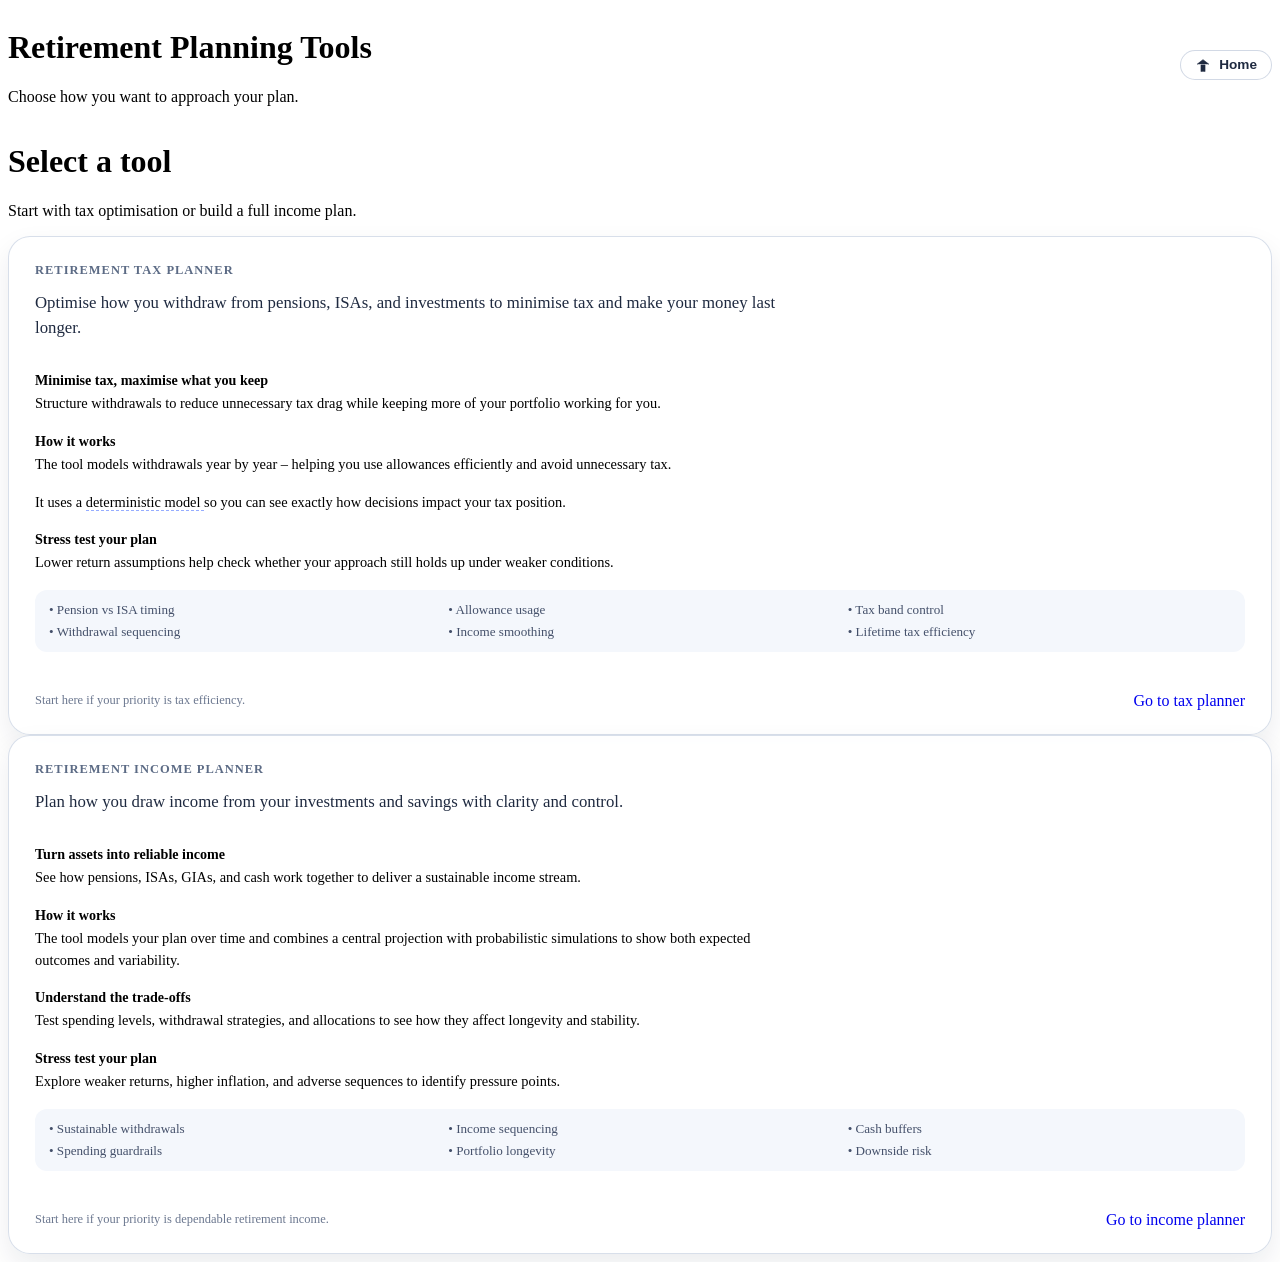
<file: index.html>
<!DOCTYPE html>
<html lang="en">

<head>
  <meta charset="utf-8"/>
  <meta name="viewport" content="width=device-width, initial-scale=1.0"/>
  <link rel="icon" type="image/svg+xml" href="favicon.svg" />
  <title>Retirement Planning Tools</title>

  <!-- Core app styles (absolute path - preserved) -->
  <link href="https://mr-androidwoody.github.io/tax-planner/css/styles.css" rel="stylesheet"/>

  <!-- Start page styles -->
  <link href="css/start.css" rel="stylesheet"/>
</head>

<body>

<div class="app entry-page">

  <!-- Header -->
    <header class="top-header">
      <div class="top-header__inner header-with-home">
    
        <div class="title-block">
          <h1>Retirement Planning Tools</h1>
          <p>Choose how you want to approach your plan.</p>
        </div>
    
        <button class="home-btn" type="button">
          <svg viewBox="0 0 24 24" width="16" height="16">
            <path d="M3 11l9-7 9 7" fill="#1f2a40"/>
            <path d="M9 22V12h6v10" fill="#1f2a40"/>
          </svg>
          Home
        </button>
    
      </div>
    </header>

  <!-- Page -->
  <div class="page-content">

    <div id="tab-setup">

      <!-- Intro -->
      <div class="setup-intro-row">
        <div class="setup-intro__text">
          <h1>Select a tool</h1>
          <p>Start with tax optimisation or build a full income plan.</p>
        </div>
      </div>

      <!-- Grid -->
      <div class="setup-grid">

        <!-- TAX -->
        <div class="entry-card">

          <div class="entry-title">Retirement Tax Planner</div>

          <div style="max-width:760px;display:flex;flex-direction:column;gap:16px;">

            <div class="entry-hero">
              Optimise how you withdraw from pensions, ISAs, and investments to minimise tax and make your money last longer.
            </div>

            <div class="entry-section">
              <strong>Minimise tax, maximise what you keep</strong>
              Structure withdrawals to reduce unnecessary tax drag while keeping more of your portfolio working for you.
            </div>

            <div class="entry-section">
              <strong>How it works</strong>
              The tool models withdrawals year by year – helping you use allowances efficiently and avoid unnecessary tax.
            </div>

            <div class="entry-section">
              It uses a 
              <span class="entry-tooltip">
                deterministic model
                <span class="entry-tooltip-box">
                  A fixed projection based entirely on your inputs.
                </span>
              </span>
              so you can see exactly how decisions impact your tax position.
            </div>

            <div class="entry-section">
              <strong>Stress test your plan</strong>
              Lower return assumptions help check whether your approach still holds up under weaker conditions.
            </div>

          </div>

          <div class="entry-aside">
            <div style="display:grid;grid-template-columns:1fr 1fr 1fr;gap:6px 16px;">
              <div>• Pension vs ISA timing</div>
              <div>• Allowance usage</div>
              <div>• Tax band control</div>
              <div>• Withdrawal sequencing</div>
              <div>• Income smoothing</div>
              <div>• Lifetime tax efficiency</div>
            </div>
          </div>

          <div class="entry-footer">
            <div class="entry-note">
              Start here if your priority is tax efficiency.
            </div>

            <a href="https://mr-androidwoody.github.io/tax-planner/" class="btn btn-primary">
              Go to tax planner
            </a>
          </div>

        </div>

        <!-- INCOME -->
        <div class="entry-card">

          <div class="entry-title">Retirement Income Planner</div>

          <div style="max-width:760px;display:flex;flex-direction:column;gap:16px;">

            <div class="entry-hero">
              Plan how you draw income from your investments and savings with clarity and control.
            </div>

            <div class="entry-section">
              <strong>Turn assets into reliable income</strong>
              See how pensions, ISAs, GIAs, and cash work together to deliver a sustainable income stream.
            </div>

            <div class="entry-section">
              <strong>How it works</strong>
              The tool models your plan over time and combines a central projection with probabilistic simulations to show both expected outcomes and variability.
            </div>

            <div class="entry-section">
              <strong>Understand the trade-offs</strong>
              Test spending levels, withdrawal strategies, and allocations to see how they affect longevity and stability.
            </div>

            <div class="entry-section">
              <strong>Stress test your plan</strong>
              Explore weaker returns, higher inflation, and adverse sequences to identify pressure points.
            </div>

          </div>

          <div class="entry-aside">
            <div style="display:grid;grid-template-columns:1fr 1fr 1fr;gap:6px 16px;">
              <div>• Sustainable withdrawals</div>
              <div>• Income sequencing</div>
              <div>• Cash buffers</div>
              <div>• Spending guardrails</div>
              <div>• Portfolio longevity</div>
              <div>• Downside risk</div>
            </div>
          </div>

          <div class="entry-footer">
            <div class="entry-note">
              Start here if your priority is dependable retirement income.
            </div>

            <a href="https://mr-androidwoody.github.io/retirement-income-planner/" class="btn btn-primary">
              Go to income planner
            </a>
          </div>

        </div>

      </div>

    </div>

  </div>

</div>

</body>
</html>
</file>
<file: css/start.css>
/* ========================================
   Start Page (scoped)
   ======================================== */

.entry-page .page-content {
  padding: calc(var(--header-height) + 4px) 28px 56px;
}

/* Grid */
.entry-page .setup-grid {
  grid-template-columns: 1fr 1fr;
  gap: 28px;
}

/* Card */
.entry-card {
  padding: 26px 26px 24px;
  border-radius: 22px;
  background: rgba(255,255,255,0.92);
  border: 1px solid rgba(212,220,232,0.9);
  box-shadow: 0 12px 28px rgba(18,30,52,0.08);
  display: flex;
  flex-direction: column;
  transition: transform 180ms ease, box-shadow 180ms ease;
}

.entry-card:hover {
  transform: translateY(-3px);
  box-shadow: 0 16px 32px rgba(18,30,52,0.1);
}

.entry-page a.btn {
  text-decoration: none;
}

.entry-page a.btn:hover {
  text-decoration: none;
}

/* Title */
.entry-title {
  font-size: 0.78rem;
  letter-spacing: 0.08em;
  text-transform: uppercase;
  font-weight: 700;
  color: #5c6b85;
  margin-bottom: 12px;
}

/* Hero */
.entry-hero {
  font-size: 1.05rem;
  line-height: 1.5;
  margin-bottom: 14px;
  color: #1f2a40;
}

/* Sections */
.entry-section {
  font-size: 0.9rem;
  line-height: 1.5;
}

.entry-section strong {
  display: block;
  font-size: 0.88rem;
  margin-bottom: 2px;
}

/* Aside */
.entry-aside {
  margin-top: 16px;
  padding: 12px 14px;
  border-radius: 12px;
  background: #f4f7fc;
  font-size: 0.82rem;
  color: #44506a;
}

/* Tooltip */
.entry-tooltip {
  position: relative;
  border-bottom: 1px dashed rgba(45,91,255,0.5);
  cursor: help;
}

.entry-tooltip-box {
  position: absolute;
  bottom: 130%;
  left: 0;
  width: 260px;
  background: #1f2a40;
  color: #fff;
  font-size: 0.75rem;
  padding: 10px 12px;
  border-radius: 8px;
  opacity: 0;
  transform: translateY(6px);
  pointer-events: none;
  transition: all 140ms ease;
}

.entry-tooltip:hover .entry-tooltip-box {
  opacity: 1;
  transform: translateY(0);
}

/* Home button (pill, top-right aligned) */
.home-btn {
  display: inline-flex;
  align-items: center;
  gap: 8px;

  padding: 6px 14px;
  border-radius: 999px;

  background: rgba(255,255,255,0.7);
  border: 1px solid rgba(77,105,153,0.25);

  text-decoration: none;
  font-size: 0.85rem;
  font-weight: 600;
  color: #1f2a40;

  white-space: nowrap;
  flex: 0 0 auto;

  transition: all 140ms ease;
}

.home-btn:hover {
  background: #ffffff;
  transform: translateY(-1px);
  box-shadow: 0 4px 10px rgba(18,30,52,0.08);
}

.home-btn svg {
  width: 14px;
  height: 14px;
  stroke: currentColor;
}

.home-arrow {
  font-size: 13px;
}

.home-btn svg {
  width: 16px;
  height: 16px;
  display: inline-block;
}

/* Enable right alignment without breaking existing grid */
.top-header__inner.header-with-home {
  display: grid;
  grid-template-columns: 1fr auto;
  align-items: center;
}

/* Prevent title block from expanding into button column */
.top-header__inner.header-with-home .title-block {
  min-width: 0;
}

/* Ensure button stays compact and right-aligned */
.top-header__inner.header-with-home .home-btn {
  justify-self: end;
}


/* Footer */
.entry-footer {
  margin-top: auto;
  padding-top: 40px;
  display: flex;
  justify-content: space-between;
  align-items: center;
}

.entry-note {
  font-size: 0.78rem;
  color: #6b778f;
}
</file>
